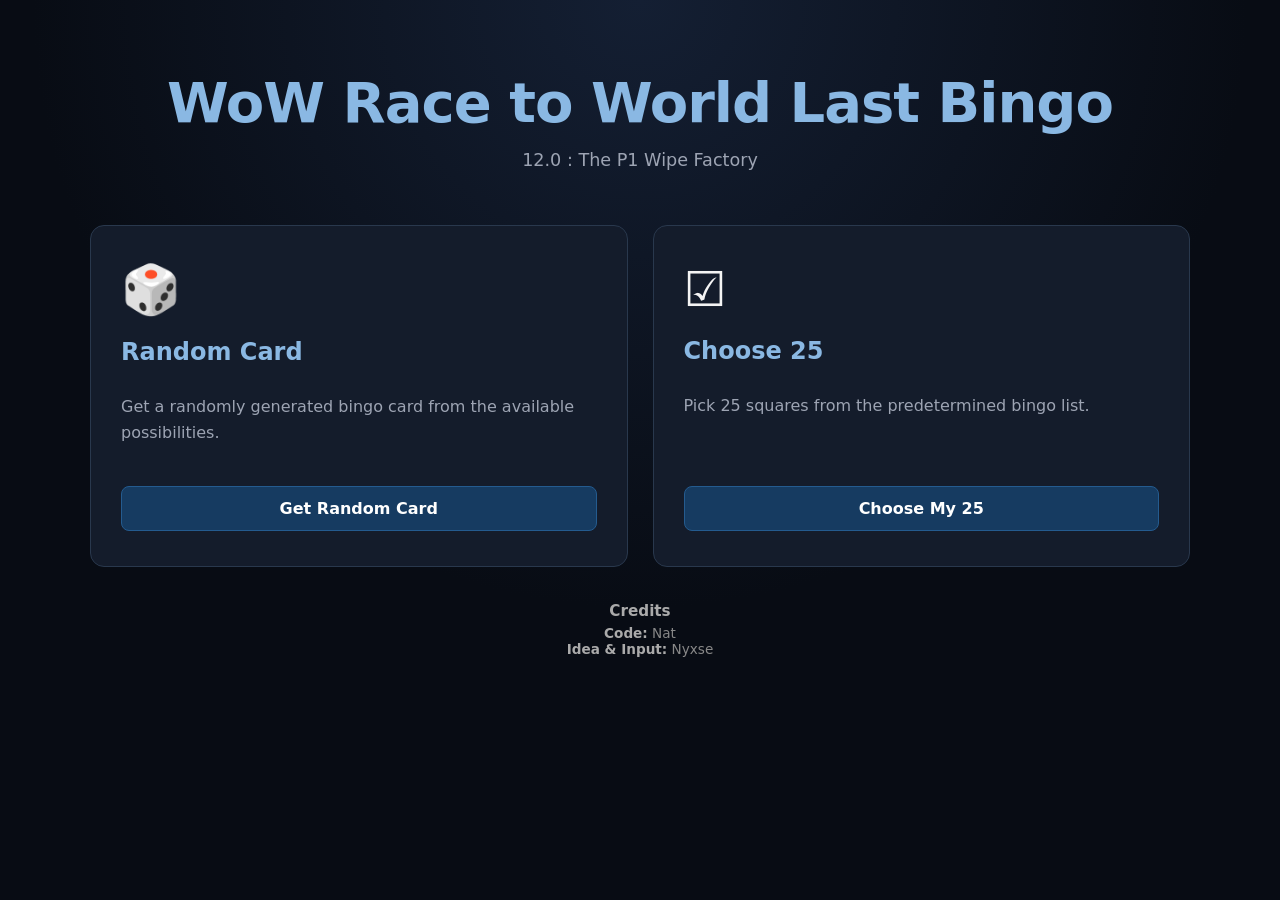
<file: index.html>
<!DOCTYPE html>
<html lang="en">
<head>
    <meta charset="UTF-8">
    <meta name="viewport" content="width=device-width, initial-scale=1.0">
    <title>WoW Race to World Last Bingo</title>
    <link rel="stylesheet" href="style.css">
</head>
<body class="home-page">
    <main class="home-container">
        <header class="site-header">
            <h1>WoW Race to World Last Bingo</h1>
            <p>12.0 : The P1 Wipe Factory</p>
        </header>

        <section class="mode-selection">
            <a href="RandomCard.html" class="mode-card">
                <div class="mode-icon">🎲</div>
                <h2>Random Card</h2>
                <p>Get a randomly generated bingo card from the available possibilities.</p>
                <span class="mode-button">Get Random Card</span>
            </a>

            <a href="ChooseCard.html" class="mode-card">
                <div class="mode-icon">☑️</div>
                <h2>Choose 25</h2>
                <p>Pick 25 squares from the predetermined bingo list.</p>
                <span class="mode-button">Choose My 25</span>
            </a>

            <!--
            <a href="CustomCard.html" class="mode-card">
                <div class="mode-icon">✏️</div>
                <h2>Custom Card</h2>
                <p>Create your own bingo card with completely custom squares.</p>
                <span class="mode-button">Create My Card</span>
            </a>
            -->
        </section>

        <div class="credits">
            <div class="credits-title">Credits</div>
            <div><strong>Code:</strong> Nat</div>
            <div><strong>Idea & Input:</strong> Nyxse</div>
        </div>
    </main>
</body>
</html>
</file>
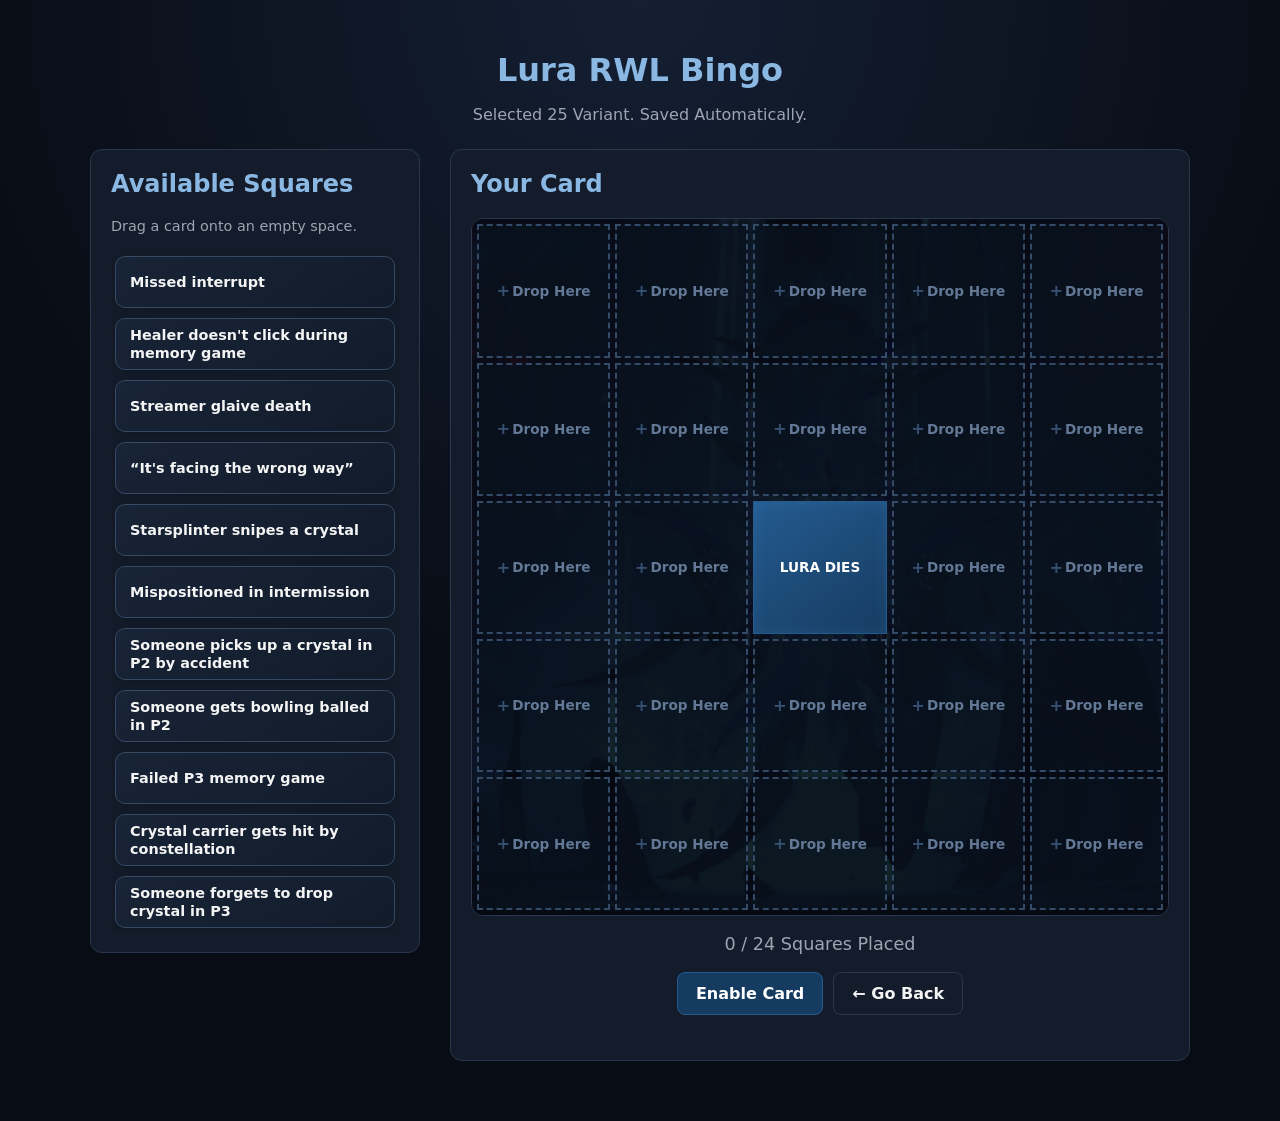
<file: ChooseCard.html>
<!DOCTYPE html>
<html lang="en">
<head>
    <meta charset="UTF-8">
    <meta name="viewport" content="width=device-width, initial-scale=1.0">
    <title>Lura RWL Bingo</title>
    <link rel="stylesheet" href="style.css">
</head>
<body class="card-page">

<main class="card-container">

    <header class="page-header">
        <h1>Lura RWL Bingo</h1>
        <p>Selected 25 Variant. Saved Automatically.</p>
    </header>

    <section id="selectionArea">

        <div class="drag-layout">

            <div class="available-container">
                <h2>Available Squares</h2>
                <p class="drag-help">Drag a card onto an empty space.</p>

                <div id="itemList" class="item-list"></div>
            </div>

            <div class="setup-container">
                <h2>Your Card</h2>

                <div class="bingo-wrapper">
                    <div id="setupCard" class="bingo-card setup-card"></div>
                </div>

                <div id="selectionCount" class="selection-count">
                    0 / 24 selected
                </div>

                <div class="controls">
                    <button
                        id="enableCardButton"
                        class="btn btn-primary"
                        disabled
                    >
                        Enable Card
                    </button>

                    <a href="index.html" class="btn">
                        ← Go Back
                    </a>
                </div>
            </div>

        </div>

    </section>

    <section id="generatedArea" class="hidden">
    
        <div class="controls">

            <a href="index.html" class="btn">
                ← Go Back
            </a>
            
            <button id="shareButton" class="btn btn-primary">
                📋 Share Card
            </button>
    
            <button id="resetButton" class="btn btn-danger">
                Reset Card
            </button>

        </div>
    
        <div class="bingo-wrapper generated-wrapper">
            <div id="generatedCard" class="bingo-card"></div>
        </div>
    
        <div class="bingo-message"></div>
    
    </section>

</main>

<script src="bingo-data.js"></script>
<script src="https://html2canvas.hertzen.com/dist/html2canvas.min.js"></script>
<script src="app.js"></script>

</body>
</html>
</file>
<file: style.css>
* {
    box-sizing: border-box;
}

:root {
    --bg: #080c14;
    --bg-secondary: #101827;
    --card: #141c2b;
    --card-hover: #1b2639;
    --raid-blue: #163b61;
    --raid-blue-light: #245b8f;
    --text: #f4f4f4;
    --muted: #9da4b3;
    --border: #29384d;
    --red: #d95757;
}

html,
body {
    margin: 0;
    padding: 0;
    min-height: 100%;
}

body {
    background: radial-gradient(circle at top, #141f33 0%, var(--bg) 55%);
    color: var(--text);
    font-family: Inter, system-ui, -apple-system, BlinkMacSystemFont, "Segoe UI", sans-serif;
}

button,
a {
    font: inherit;
}

button {
    cursor: pointer;
}

.hidden {
    display: none !important;
}

.home-page {
    min-height: 100vh;
}

.home-container {
    width: min(1100px, 92%);
    margin: 0 auto;
    padding: 70px 0;
}

.site-header {
    text-align: center;
    margin-bottom: 55px;
}

.site-header h1 {
    margin: 0 0 15px;
    font-size: clamp(2rem, 5vw, 3.5rem);
    color: #8ab8e3;
    letter-spacing: -1px;
}

.site-header p {
    margin: 0;
    color: var(--muted);
    font-size: 1.1rem;
}

.mode-selection {
    display: grid;
    grid-template-columns: repeat(2, 1fr);
    gap: 25px;
}

.mode-card {
    display: flex;
    flex-direction: column;
    padding: 35px 30px;
    background: var(--card);
    border: 1px solid var(--border);
    border-radius: 14px;
    text-decoration: none;
    color: var(--text);
    transition: transform 0.2s ease, background 0.2s ease, border-color 0.2s ease;
}

.mode-card:hover {
    transform: translateY(-5px);
    background: var(--card-hover);
    border-color: var(--raid-blue-light);
}

.mode-icon {
    font-size: 3rem;
    margin-bottom: 20px;
}

.mode-card h2 {
    margin: 0 0 12px;
    color: #8ab8e3;
}

.mode-card p {
    color: var(--muted);
    line-height: 1.6;
    flex: 1;
}

.mode-button {
    display: inline-block;
    margin-top: 25px;
    padding: 12px 18px;
    border-radius: 8px;
    text-align: center;
    background: var(--raid-blue);
    border: 1px solid var(--raid-blue-light);
    color: #fff;
    font-weight: 700;
}

.card-page {
    min-height: 100vh;
    padding: 30px 15px 60px;
}

.card-container {
    width: min(1100px, 100%);
    margin: 0 auto;
}

.page-header {
    text-align: center;
    margin-bottom: 25px;
}

.page-header h1 {
    color: #8ab8e3;
    margin-bottom: 8px;
}

.page-header p {
    color: var(--muted);
}

.controls {
    display: flex;
    justify-content: center;
    flex-wrap: wrap;
    gap: 10px;
    margin-bottom: 25px;
}

.btn {
    border: 1px solid var(--border);
    border-radius: 8px;
    padding: 11px 18px;
    background: var(--card);
    color: var(--text);
    font-weight: 600;
    transition: 0.2s ease;
    text-decoration: none;
}

.btn:hover {
    background: var(--card-hover);
    border-color: var(--raid-blue-light);
}

.btn-primary {
    background: var(--raid-blue);
    color: #fff;
    border-color: var(--raid-blue-light);
}

.btn-primary:hover {
    background: var(--raid-blue-light);
}

.btn-danger {
    color: #fff;
    border-color: var(--red);
}

.btn-danger:hover {
    background: var(--red);
}

.bingo-wrapper {
    position: relative;
    overflow: hidden;
    background: #090b10;
    padding: 10px;
    border-radius: 12px;
    border: 1px solid var(--border);
}

.bingo-wrapper::before {
    content: "";
    position: absolute;
    inset: 0;
    background-image: url("boss.jpg");
    background-size: cover;
    background-position: center;
    opacity: 0.25;
    filter: saturate(0.8);
}

.bingo-wrapper::after {
    content: "";
    position: absolute;
    inset: 0;
    background: rgba(5, 9, 16, 0.55);
    pointer-events: none;
}

.bingo-card {
    position: relative;
    z-index: 1;
    display: grid;
    grid-template-columns: repeat(5, 1fr);
    aspect-ratio: 1 / 1;
    gap: 5px;
}

.bingo-square {
    position: relative;
    display: flex;
    align-items: center;
    justify-content: center;
    text-align: center;
    padding: 8px;
    background: rgba(20, 28, 43, 0.88);
    border: 1px solid var(--border);
    color: var(--text);
    font-size: clamp(0.65rem, 1.7vw, 0.95rem);
    font-weight: 600;
    line-height: 1.2;
    cursor: pointer;
    user-select: none;
    transition: background 0.15s ease, transform 0.15s ease, border-color 0.15s ease;
}

.bingo-square:hover {
    background: rgba(27, 38, 57, 0.94);
    border-color: var(--raid-blue-light);
}

.bingo-square.marked {
    background: var(--raid-blue);
    color: #fff;
    border-color: var(--raid-blue-light);
    box-shadow: inset 0 0 0 1px var(--raid-blue-light);
}

.bingo-square.marked::after {
    content: "✓";
    position: absolute;
    top: 4px;
    right: 7px;
    color: #6fa9dc;
    font-size: 1rem;
    font-weight: 900;
}

.card-status {
    text-align: center;
    margin-top: 18px;
    color: var(--muted);
}

.bingo-message {
    margin-top: 10px;
    color: #8ab8e3;
    font-weight: 800;
    font-size: 1.3rem;
}

.selection-container {
    margin-top: 30px;
}

.selection-count {
    text-align: center;
    margin: 18px 0;
    font-size: 1.1rem;
    color: var(--muted);
}

.selection-count strong {
    color: #8ab8e3;
}

.drag-layout {
    display: grid;
    grid-template-columns: 330px minmax(0, 1fr);
    gap: 30px;
    align-items: start;
}

.available-container,
.setup-container {
    background: var(--card);
    border: 1px solid var(--border);
    border-radius: 12px;
    padding: 20px;
}

.available-container h2,
.setup-container h2 {
    margin-top: 0;
    color: #8ab8e3;
}

.drag-help {
    color: var(--muted);
    font-size: 0.9rem;
    margin-bottom: 18px;
}

.item-list {
    display: flex;
    flex-direction: column;
    gap: 10px;
    max-height: 680px;
    overflow-y: auto;
    padding: 4px;
}

.drag-item {
    display: flex;
    align-items: center;
    min-height: 52px;
    padding: 12px 14px;
    background: linear-gradient(145deg, #182437, #111b2a);
    border: 1px solid #354963;
    border-radius: 10px;
    cursor: grab;
    color: var(--text);
    font-size: 0.9rem;
    font-weight: 600;
    line-height: 1.25;
    user-select: none;
    box-shadow: 0 3px 8px rgba(0, 0, 0, 0.2);
    transition: transform 0.15s ease, background 0.15s ease, border-color 0.15s ease, opacity 0.15s ease;
}

.drag-item:hover {
    transform: translateY(-2px);
    background: linear-gradient(145deg, #1d2d44, #162236);
    border-color: var(--raid-blue-light);
}

.drag-item:active,
.drag-item.dragging {
    cursor: grabbing;
    transform: scale(0.97);
    opacity: 0.55;
}

.drag-item.used {
    opacity: 0.25;
    cursor: not-allowed;
    transform: none;
    border-color: var(--border);
}

.setup-container .bingo-wrapper {
    padding: 5px;
}

.setup-card {
    position: relative;
}

.setup-square {
    position: relative;
    display: flex;
    align-items: center;
    justify-content: center;
    min-width: 0;
    min-height: 0;
    padding: 8px;
    background: rgba(9, 18, 31, 0.72);
    border: 2px dashed #344b68;
    color: #627895;
    font-size: clamp(0.55rem, 1.5vw, 0.85rem);
    font-weight: 600;
    line-height: 1.2;
    text-align: center;
    user-select: none;
    transition: background 0.15s ease, border-color 0.15s ease, color 0.15s ease, transform 0.15s ease;
}

.setup-square.empty-square {
    cursor: default;
}

.setup-square.empty-square::before {
    content: "+";
    margin-right: 2px;
    font-size: 1.2em;
    font-weight: 800;
    color: #365171;
}

.setup-square.empty-square.drop-hover {
    background: rgba(22, 59, 97, 0.9);
    border-color: #6fa9dc;
    border-style: solid;
    color: #fff;
    box-shadow: inset 0 0 20px rgba(61, 133, 194, 0.35);
    transform: scale(0.98);
}

.setup-square.filled {
    background: rgba(20, 28, 43, 0.96);
    border: 1px solid #40536c;
    color: var(--text);
    cursor: pointer;
    box-shadow: 0 2px 5px rgba(0, 0, 0, 0.2);
}

.setup-square.filled:hover {
    background: rgba(27, 38, 57, 0.98);
    border-color: var(--raid-blue-light);
}

.setup-square.center-square {
    background: linear-gradient(145deg, #245b8f, #163b61);
    border: 1px solid var(--raid-blue-light);
    color: #fff;
    cursor: default;
    box-shadow: inset 0 0 15px rgba(90, 160, 220, 0.15);
}

.setup-square.center-square:hover {
    border-color: var(--raid-blue-light);
}

.custom-grid {
    display: grid;
    grid-template-columns: repeat(2, 1fr);
    gap: 12px;
}

.custom-input {
    width: 100%;
    padding: 14px;
    background: var(--card);
    color: var(--text);
    border: 1px solid var(--border);
    border-radius: 8px;
    outline: none;
}

.custom-input:focus {
    border-color: var(--raid-blue-light);
}

.generated-controls {
    display: flex;
    justify-content: center;
    flex-wrap: wrap;
    gap: 10px;
    margin-bottom: 20px;
}

.generated-card {
    width: 90%;
    max-width: 990px;
    margin: 0 auto;
}

.generated-card + .bingo-message {
    text-align: center;
}

@media (max-width: 900px) {
    .drag-layout {
        grid-template-columns: 1fr;
    }

    .available-container {
        width: 100%;
    }

    .item-list {
        display: grid;
        grid-template-columns: repeat(2, 1fr);
        max-height: 400px;
    }

    .generated-card {
        width: 90%;
    }
}

@media (max-width: 800px) {
    .mode-selection,
    .custom-grid {
        grid-template-columns: 1fr;
    }

    .home-container {
        width: min(700px, 92%);
    }

    .generated-card {
        width: 90%;
    }
}

@media (max-width: 600px) {
    .item-list {
        grid-template-columns: 1fr;
    }

    .drag-layout {
        gap: 15px;
    }

    .available-container,
    .setup-container {
        padding: 12px;
    }

    .page-header h1 {
        font-size: 2rem;
    }

    .generated-card {
        width: 90%;
    }
}

@media (max-width: 550px) {
    .card-page {
        padding-left: 5px;
        padding-right: 5px;
    }

    .bingo-wrapper {
        padding: 4px;
    }

    .bingo-card {
        gap: 2px;
    }

    .bingo-square {
        padding: 4px;
        font-size: 0.62rem;
    }

    .setup-square {
        padding: 4px;
        font-size: 0.55rem;
    }

    .controls {
        gap: 6px;
    }

    .btn {
        padding: 9px 12px;
        font-size: 0.85rem;
    }

    .generated-card {
        width: 90%;
    }
}

.credits {
    margin-top: 35px;
    text-align: center;
    font-size: 0.85rem;
    color: #888;
}

.credits-title {
    font-size: 0.95rem;
    font-weight: bold;
    color: #aaa;
    margin-bottom: 5px;
}

.credits strong {
    color: #aaa;
}
</file>
